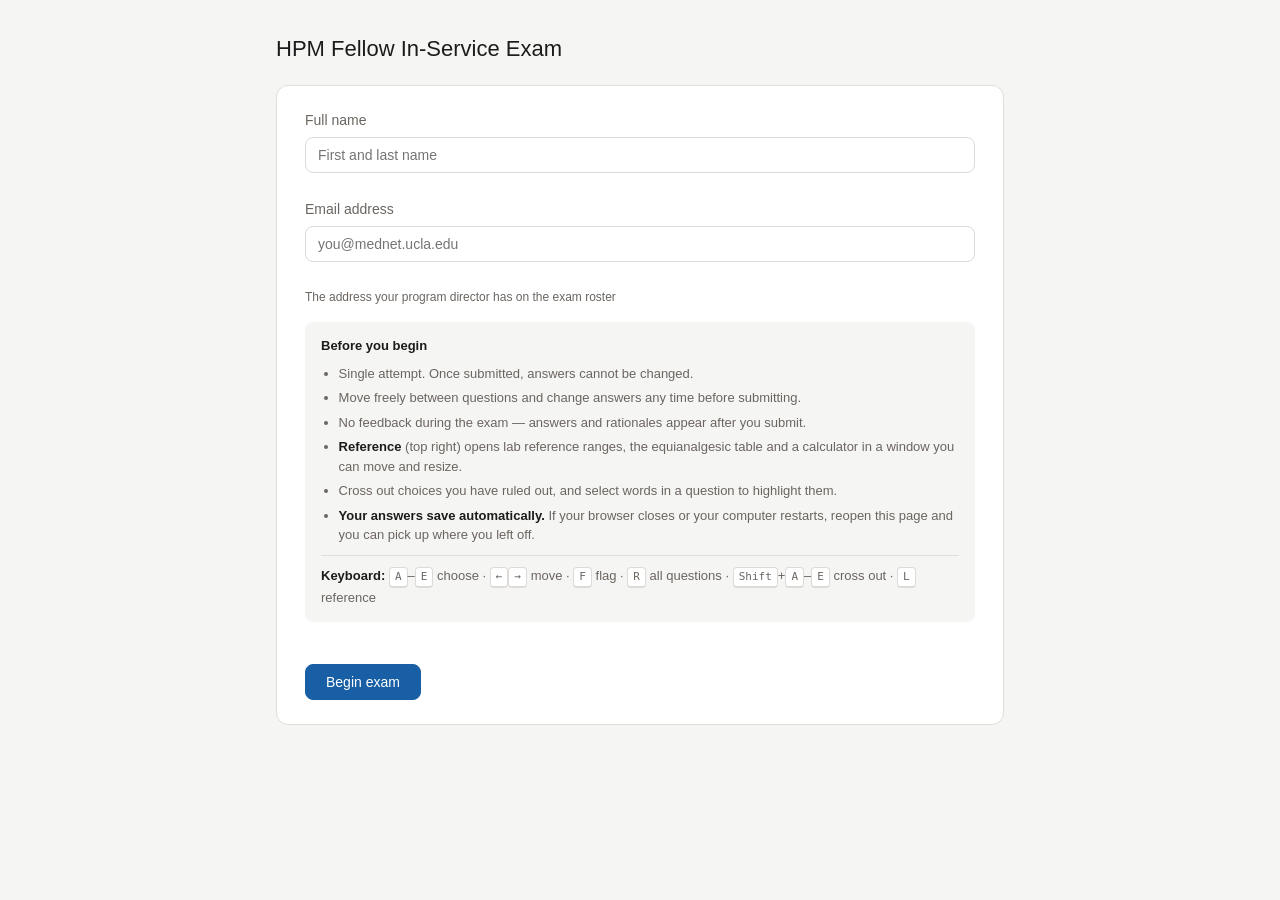
<file: index.html>
<!DOCTYPE html>
<html lang="en">
<head>
<meta charset="UTF-8">
<meta name="viewport" content="width=device-width, initial-scale=1.0">
<title>HPM Fellow In-Service Exam</title>
<!-- No external scripts, stylesheets or fonts, ever. A third-party origin
     could read answers or inject code; zero dependencies is a security
     property worth keeping deliberately. -->
<!-- ?v= is a cache buster, and it is load-bearing. Browsers hold on to CSS
     and JS aggressively; without it a reload can silently run an old
     stylesheet against new markup, which is exactly what happened while
     building the sticky footer. Bump this date-stamp on EVERY css/ or js/
     change — every css/ and js/ reference below must match. -->
<link rel="stylesheet" href="css/exam.css?v=20261030a">
</head>
<body>

<!-- Screen-reader announcements (flag changes, navigator open, resume) -->
<div id="sr-live" class="sr-only" role="status" aria-live="polite"></div>

<div id="mock-banner" class="banner hidden">
  Local development build — grading in-browser from <code>dev/</code> fixtures. Not the live exam.
</div>

<!-- ══ START ══════════════════════════════════════════════════════════ -->
<div id="start-screen" class="container">
  <h1>HPM Fellow In-Service Exam</h1>

  <div id="resume-banner" class="notice hidden">
    <p id="resume-text"></p>
    <div class="notice-actions">
      <button class="btn primary" id="resume-go">Resume exam</button>
      <button class="btn" id="resume-discard">Start over</button>
    </div>
  </div>

  <div id="small-screen-warning" class="notice warn hidden">
    <p><strong>A laptop or desktop is strongly recommended.</strong>
       This exam has long clinical scenarios with five options each and takes
       90–120 minutes. You may continue on this device, but it will be harder to read.</p>
  </div>

  <div class="card">
    <label class="field-label" for="fellow-name">Full name</label>
    <input class="text-input" type="text" id="fellow-name" autocomplete="name"
           placeholder="First and last name" aria-describedby="name-error"/>
    <div class="field-error" id="name-error" role="alert"></div>

    <label class="field-label" for="fellow-email">Email address</label>
    <input class="text-input" type="email" id="fellow-email" autocomplete="email"
           placeholder="you@mednet.ucla.edu" aria-describedby="email-error email-hint"
           onblur="validateEmail()" oninput="clearEmailError()"/>
    <div class="field-error" id="email-error" role="alert"></div>
    <div class="field-hint" id="email-hint">The address your program director has on the exam roster</div>

    <!-- Shown only when the address ends in #tester. See TESTER_MODE in exam.js. -->
    <div id="tester-field" class="hidden">
      <label class="field-label" for="tester-code">Tester code</label>
      <input class="text-input" type="password" id="tester-code" autocomplete="off"
             placeholder="Code from George" spellcheck="false"/>
      <div class="field-hint">Test runs can use any email and are never counted as a fellow's result.</div>
    </div>

    <div class="briefing">
      <p><strong>Before you begin</strong></p>
      <ul>
        <li>Single attempt. Once submitted, answers cannot be changed.</li>
        <li>Move freely between questions and change answers any time before submitting.</li>
        <li>No feedback during the exam — answers and rationales appear after you submit.</li>
        <li><strong>Reference</strong> (top right) opens lab reference ranges, the
            equianalgesic table and a calculator in a window you can move and resize.</li>
        <li>Cross out choices you have ruled out, and select words in a question to highlight them.</li>
        <li><strong>Your answers save automatically.</strong> If your browser closes or your
            computer restarts, reopen this page and you can pick up where you left off.</li>
      </ul>
      <p class="kbd-help"><strong>Keyboard:</strong>
        <kbd>A</kbd>–<kbd>E</kbd> choose · <kbd>←</kbd><kbd>→</kbd> move ·
        <kbd>F</kbd> flag · <kbd>R</kbd> all questions ·
        <kbd>Shift</kbd>+<kbd>A</kbd>–<kbd>E</kbd> cross out · <kbd>L</kbd> reference</p>
    </div>

    <div class="field-error" id="start-error" role="alert"></div>
    <button class="btn primary" id="btn-begin" onclick="startExam()">Begin exam</button>
  </div>
</div>

<!-- ══ EXAM ═══════════════════════════════════════════════════════════ -->
<div id="exam-screen" class="hidden">
  <header class="exam-header">
    <div class="container exam-header-inner">
      <div class="hdr-left">
        <span id="hdr-position" class="hdr-position"></span>
        <span id="hdr-stats" class="hdr-stats"></span>
        <span id="hdr-test" class="hdr-test hidden">Test run — not counted</span>
      </div>
      <div class="hdr-right">
        <span id="hdr-save" class="hdr-save"></span>
        <span id="hdr-clock" class="hdr-clock" title="Time elapsed"></span>
        <span class="txt-size" role="group" aria-label="Question text size">
          <button class="btn small" id="txt-down" onclick="textSize.change(-1)" aria-label="Smaller text" title="Smaller text">A−</button>
          <button class="btn small" id="txt-up" onclick="textSize.change(1)" aria-label="Larger text" title="Larger text">A+</button>
        </span>
        <button class="btn small" onclick="refWindow.toggle()"
                title="Lab values, equianalgesic table and calculator (L)">
          <span aria-hidden="true">⚗</span> Reference
        </button>
        <button class="btn small" onclick="openNavigator()" title="All questions (R)">
          <span aria-hidden="true">▦</span> All questions
        </button>
      </div>
    </div>
    <div class="progress-wrap" id="progress-wrap" role="progressbar"
         aria-label="Questions answered" aria-valuemin="0">
      <div class="progress-fill" id="progress-fill" style="width:0%"></div>
    </div>
  </header>

  <main class="container" id="q-container"></main>

  <div class="container nav-row">
    <button class="btn" id="btn-prev" onclick="prevQ()">← Previous</button>
    <button class="btn primary" id="btn-next" onclick="nextQ()">Next →</button>
    <button class="btn primary hidden" id="btn-finish" onclick="attemptFinish()">Finish and submit</button>
  </div>
</div>

<!-- ══ RESULTS ════════════════════════════════════════════════════════ -->
<div id="results-screen" class="container hidden">
  <h1>In-Service Exam — Results</h1>
  <div id="submit-status" class="submit-status"></div>

  <div id="failed-actions" class="notice warn hidden">
    <div class="notice-actions">
      <button class="btn primary" id="download-attempt">Download my answers</button>
      <button class="btn" id="retry-submit">Try sending again</button>
    </div>
  </div>

  <div id="results-body" class="hidden">
    <section class="score-card">
      <div class="fellow-line" id="fellow-display"></div>
      <div class="score-big" id="final-score"></div>
      <div class="score-label" id="final-label"></div>
      <div class="domain-breakdown" id="domain-breakdown"></div>
    </section>

    <section class="card no-print">
      <div class="summary-header">
        <h2 class="card-title">Question summary</h2>
        <button class="btn small" id="results-nav-btn"><span aria-hidden="true">▦</span> Browse all</button>
      </div>
      <div class="chips" id="review-filters"></div>
      <div class="summary-grid nav-cells" id="summary-grid"></div>
      <div class="legend">
        <span><span class="swatch is-correct" aria-hidden="true">✓</span> Correct</span>
        <span><span class="swatch is-incorrect" aria-hidden="true">✗</span> Incorrect</span>
        <span><span class="swatch is-blank" aria-hidden="true">–</span> Not answered</span>
        <span><span class="swatch is-flagged" aria-hidden="true">⚑</span> Flagged</span>
      </div>
      <p class="hint">Select any question to see the correct answer and rationale.</p>
    </section>

    <section id="review-panel" class="card review-panel hidden no-print">
      <div class="review-top">
        <span class="review-counter" id="review-counter"></span>
        <span class="review-top-actions">
          <button class="btn small" id="review-ref-btn"><span aria-hidden="true">⚗</span> Reference</button>
          <button class="btn small" onclick="closeReview()">Close</button>
        </span>
      </div>
      <div id="review-body"></div>
      <div class="nav-row">
        <button class="btn" id="rev-prev" onclick="revPrev()">← Previous</button>
        <button class="btn" id="rev-next-wrong">Next incorrect →</button>
        <button class="btn" id="rev-next" onclick="revNext()">Next →</button>
      </div>
    </section>

    <div class="nav-row no-print">
      <button class="btn primary" id="save-review-btn">Save full review (PDF)</button>
      <button class="btn" onclick="window.print()">Print score report</button>
    </div>
    <p class="hint no-print"><strong>Save your full review before you close this page</strong> —
       it cannot be reopened later. The score report is a one-page summary without the questions.</p>
  </div>
</div>

<!-- Filled only while printing the full review; see printFullReview(). -->
<div id="print-review" class="print-review" aria-hidden="true"></div>

<!-- ══ NAVIGATOR OVERLAY ══════════════════════════════════════════════ -->
<div id="nav-overlay" class="overlay hidden">
  <div class="nav-panel" role="dialog" aria-modal="true" aria-labelledby="nav-title">
    <div class="nav-panel-head">
      <h2 id="nav-title">Question navigator</h2>
      <button class="icon-btn" id="nav-close" aria-label="Close navigator">✕</button>
    </div>
    <p class="nav-counts" id="nav-counts"></p>
    <div class="chips" id="nav-filters"></div>
    <div class="nav-panel-body" id="nav-body"></div>
    <div class="legend">
      <span><span class="swatch is-answered" aria-hidden="true">●</span> Answered</span>
      <span><span class="swatch is-blank" aria-hidden="true"></span> Not answered</span>
      <span><span class="swatch is-flagged" aria-hidden="true">⚑</span> Flagged</span>
    </div>
  </div>
</div>

<!-- ══ REFERENCE WINDOW ═════════════════════════════════════════════
     Non-modal on purpose: the question stays readable and clickable. -->
<div id="ref-window" class="ref-window hidden" role="dialog" aria-modal="false" aria-labelledby="ref-title">
  <div class="ref-titlebar" id="ref-titlebar">
    <h2 id="ref-title">Reference</h2>
    <button class="icon-btn" id="ref-close" aria-label="Close reference window" title="Close (Esc)">✕</button>
  </div>
  <div class="ref-tabs" id="ref-tabs" role="tablist" aria-label="Reference material">
    <button role="tab" id="ref-tab-labs" data-tab="labs" aria-controls="ref-panel-labs" aria-selected="false">Lab values</button>
    <button role="tab" id="ref-tab-equi" data-tab="equi" aria-controls="ref-panel-equi" aria-selected="false">Equianalgesic</button>
    <button role="tab" id="ref-tab-calc" data-tab="calc" aria-controls="ref-panel-calc" aria-selected="false">Calculator</button>
  </div>
  <div class="ref-body">
    <div role="tabpanel" id="ref-panel-labs" aria-labelledby="ref-tab-labs" class="hidden">
      <div class="ref-search">
        <input type="search" id="ref-lab-search" class="text-input" placeholder="Search tests (e.g. sodium, PaCO2, BNP)"
               aria-label="Search lab tests" autocomplete="off" spellcheck="false">
        <span class="ref-count" id="ref-lab-count" aria-live="polite"></span>
      </div>
      <table class="ref-table ref-labs" id="ref-lab-table"></table>
      <p class="ref-source" id="ref-lab-source"></p>
    </div>
    <div role="tabpanel" id="ref-panel-equi" aria-labelledby="ref-tab-equi" class="hidden"></div>
    <div role="tabpanel" id="ref-panel-calc" aria-labelledby="ref-tab-calc" class="hidden"></div>
  </div>
</div>

<!-- Floating "Highlight" / "Remove highlight" button; see js/highlight.js -->
<div id="hl-pop" class="hl-pop hidden"><button class="btn small primary" id="hl-pop-btn">Highlight</button></div>

<!-- ══ MODAL ══════════════════════════════════════════════════════════ -->
<div id="modal-overlay" class="overlay hidden">
  <div class="modal" role="dialog" aria-modal="true" aria-labelledby="modal-title">
    <h2 id="modal-title"></h2>
    <div id="modal-body"></div>
    <div class="modal-btns" id="modal-btns"></div>
  </div>
</div>

<script src="js/config.js?v=20261030a"></script>
<script src="js/reference-data.js?v=20261030a"></script>
<script src="js/api.js?v=20261030a"></script>
<script src="js/ui.js?v=20261030a"></script>
<script src="js/state.js?v=20261030a"></script>
<script src="js/navigator.js?v=20261030a"></script>
<script src="js/highlight.js?v=20261030a"></script>
<script src="js/refwindow.js?v=20261030a"></script>
<script src="js/exam.js?v=20261030a"></script>
<script src="js/review.js?v=20261030a"></script>
</body>
</html>
</file>
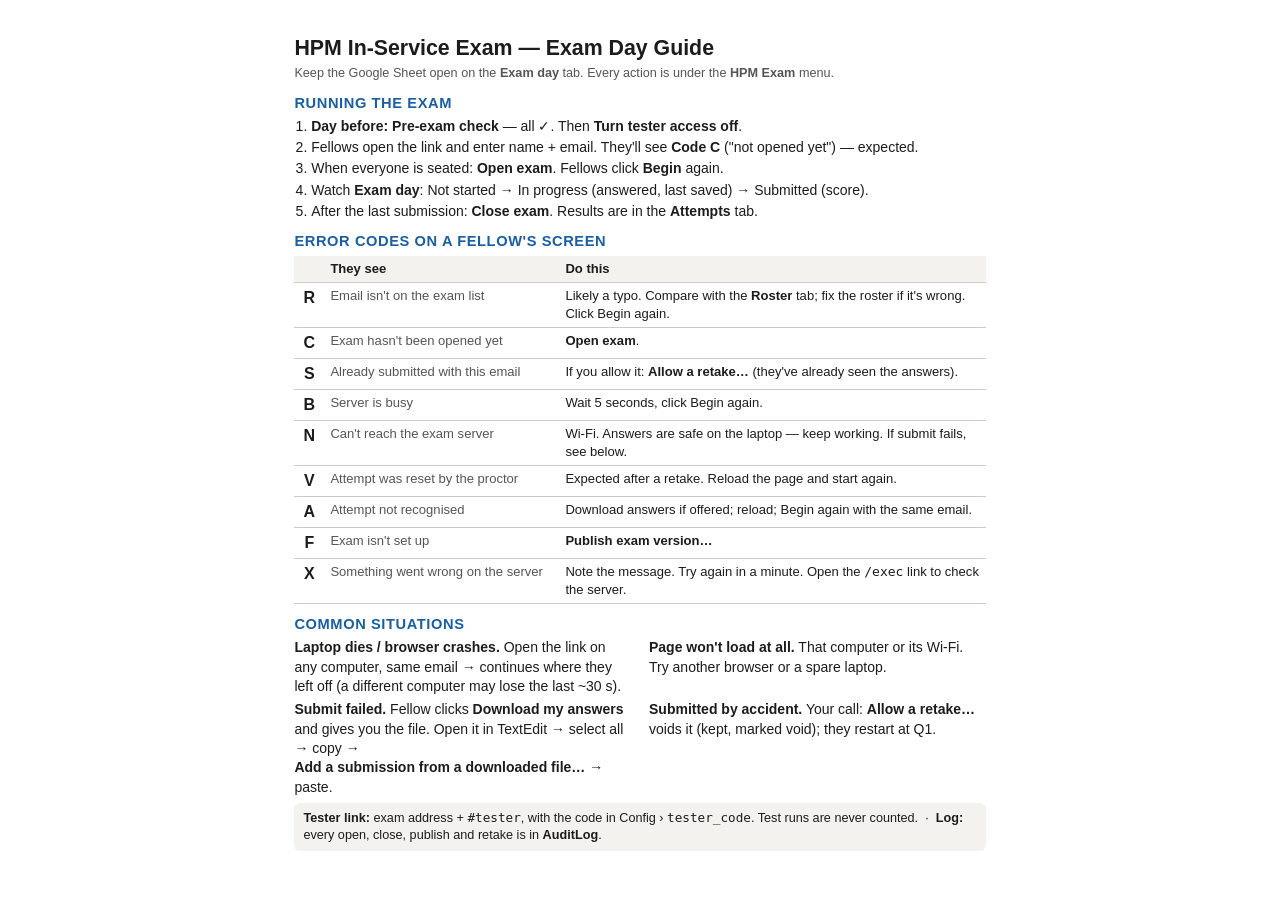
<file: docs/exam-day-guide.html>
<!DOCTYPE html>
<html lang="en">
<head>
<meta charset="UTF-8">
<title>Exam Day Guide</title>
<!-- One-page desk reference for the proctor. Open in a browser and print
     (it is laid out for a single US Letter page). Full detail: RUNBOOK.md. -->
<style>
  :root { --ink:#1c1c1c; --ink-2:#555; --line:#cfcac4; --accent:#185fa5; --bg:#fff; --soft:#f3f2ef; }
  * { box-sizing: border-box; margin: 0; padding: 0; }
  body { font-family: -apple-system, BlinkMacSystemFont, "Segoe UI", Helvetica, Arial, sans-serif;
         color: var(--ink); background: var(--bg); font-size: 10.5pt; line-height: 1.38;
         max-width: 7.6in; margin: 0 auto; padding: 0.35in 0.2in; }
  h1 { font-size: 16pt; font-weight: 650; }
  .sub { color: var(--ink-2); font-size: 9.5pt; margin: 2px 0 10px; }
  h2 { font-size: 11pt; font-weight: 650; color: var(--accent); margin: 10px 0 4px;
       text-transform: uppercase; letter-spacing: .04em; }
  ol, ul { padding-left: 1.2em; }
  li { margin: 2px 0; }
  table { width: 100%; border-collapse: collapse; font-size: 9.8pt; }
  th, td { text-align: left; vertical-align: top; padding: 4px 6px; border-bottom: 1px solid var(--line); }
  th { font-weight: 600; background: var(--soft); }
  td.code { font-weight: 700; font-size: 12pt; width: 30px; text-align: center; }
  td.msg { width: 34%; color: var(--ink-2); }
  .menu { font-weight: 600; white-space: nowrap; }
  .grid { display: grid; grid-template-columns: 1fr 1fr; gap: 4px 18px; }
  .box { background: var(--soft); border-radius: 6px; padding: 6px 9px; margin-top: 6px; font-size: 9.5pt; }
  @media print { body { padding: 0; } @page { size: letter; margin: 0.45in; } }
</style>
</head>
<body>

<h1>HPM In-Service Exam — Exam Day Guide</h1>
<p class="sub">Keep the Google Sheet open on the <b>Exam day</b> tab. Every action is under the <b>HPM Exam</b> menu.</p>

<h2>Running the exam</h2>
<ol>
  <li><b>Day before:</b> <span class="menu">Pre-exam check</span> — all ✓. Then <span class="menu">Turn tester access off</span>.</li>
  <li>Fellows open the link and enter name + email. They'll see <b>Code C</b> ("not opened yet") — expected.</li>
  <li>When everyone is seated: <span class="menu">Open exam</span>. Fellows click <b>Begin</b> again.</li>
  <li>Watch <b>Exam day</b>: Not started → In progress (answered, last saved) → Submitted (score).</li>
  <li>After the last submission: <span class="menu">Close exam</span>. Results are in the <b>Attempts</b> tab.</li>
</ol>

<h2>Error codes on a fellow's screen</h2>
<table>
  <tr><th></th><th>They see</th><th>Do this</th></tr>
  <tr><td class="code">R</td><td class="msg">Email isn't on the exam list</td><td>Likely a typo. Compare with the <b>Roster</b> tab; fix the roster if it's wrong. Click Begin again.</td></tr>
  <tr><td class="code">C</td><td class="msg">Exam hasn't been opened yet</td><td><span class="menu">Open exam</span>.</td></tr>
  <tr><td class="code">S</td><td class="msg">Already submitted with this email</td><td>If you allow it: <span class="menu">Allow a retake…</span> (they've already seen the answers).</td></tr>
  <tr><td class="code">B</td><td class="msg">Server is busy</td><td>Wait 5 seconds, click Begin again.</td></tr>
  <tr><td class="code">N</td><td class="msg">Can't reach the exam server</td><td>Wi-Fi. Answers are safe on the laptop — keep working. If submit fails, see below.</td></tr>
  <tr><td class="code">V</td><td class="msg">Attempt was reset by the proctor</td><td>Expected after a retake. Reload the page and start again.</td></tr>
  <tr><td class="code">A</td><td class="msg">Attempt not recognised</td><td>Download answers if offered; reload; Begin again with the same email.</td></tr>
  <tr><td class="code">F</td><td class="msg">Exam isn't set up</td><td><span class="menu">Publish exam version…</span></td></tr>
  <tr><td class="code">X</td><td class="msg">Something went wrong on the server</td><td>Note the message. Try again in a minute. Open the <code>/exec</code> link to check the server.</td></tr>
</table>

<h2>Common situations</h2>
<div class="grid">
  <div><b>Laptop dies / browser crashes.</b> Open the link on any computer, same email → continues where they left off (a different computer may lose the last ~30 s).</div>
  <div><b>Page won't load at all.</b> That computer or its Wi-Fi. Try another browser or a spare laptop.</div>
  <div><b>Submit failed.</b> Fellow clicks <b>Download my answers</b> and gives you the file. Open it in TextEdit → select all → copy → <span class="menu">Add a submission from a downloaded file…</span> → paste.</div>
  <div><b>Submitted by accident.</b> Your call: <span class="menu">Allow a retake…</span> voids it (kept, marked void); they restart at Q1.</div>
</div>

<div class="box"><b>Tester link:</b> exam address + <code>#tester</code>, with the code in Config › <code>tester_code</code>. Test runs are never counted. &nbsp;·&nbsp; <b>Log:</b> every open, close, publish and retake is in <b>AuditLog</b>.</div>

</body>
</html>
</file>
<file: css/exam.css>
/* ===========================================================================
   HPM In-Service Exam
   Palette and type carried over from the pilot. No external fonts.
   =========================================================================== */

:root{
  --bg:#F5F5F3; --surface:#fff; --line:#E0DEDA; --line-2:#DEDAD7;
  --ink:#1C1C1C; --ink-2:#6B6560; --ink-3:#6E6862;
  --blue:#185FA5; --blue-dk:#0C447C; --blue-lt:#E6F1FB;
  --green:#0F6E56; --green-lt:#E1F5EE; --green-br:#5DCAA5;
  --red:#A32D2D; --red-lt:#FCEBEB; --red-br:#F09595;
  --amber:#965D0E; --amber-lt:#FAEEDA; --amber-br:#FAC775;
  --radius:12px;
  --q-font:17px;          /* question text; A−/A+ steps it, the column never widens */
  --hl:#FFE27A;
}
body.text-lg{--q-font:19px;}
body.text-xl{--q-font:21px;}

*,*::before,*::after{box-sizing:border-box;margin:0;padding:0;}
body{font-family:-apple-system,BlinkMacSystemFont,"Segoe UI",Helvetica,Arial,sans-serif;
  background:var(--bg);color:var(--ink);min-height:100vh;line-height:1.5;}
body.no-scroll{overflow:hidden;}
.container{max-width:760px;margin:0 auto;padding:0 1rem;}
h1{font-size:22px;font-weight:500;margin-bottom:4px;}
.subtitle{font-size:13px;color:var(--ink-2);margin-bottom:1.5rem;}
.hidden{display:none!important;}
.sr-only{position:absolute;width:1px;height:1px;padding:0;margin:-1px;overflow:hidden;
  clip:rect(0 0 0 0);white-space:nowrap;border:0;}

#start-screen,#results-screen{padding:2rem 1rem;}
#start-screen h1{margin-bottom:1.25rem;}

/* ── Buttons ─────────────────────────────────────────────────────────── */
.btn{padding:9px 20px;font-size:14px;font-family:inherit;border-radius:8px;
  border:1px solid var(--line-2);background:var(--surface);color:var(--ink);
  cursor:pointer;transition:background .15s,border-color .15s;}
.btn:hover:not(:disabled){background:#F0EFEB;}
.btn.primary{background:var(--blue);color:#fff;border-color:var(--blue);}
.btn.primary:hover:not(:disabled){background:var(--blue-dk);}
.btn.danger{background:var(--red);color:#fff;border-color:var(--red);}
.btn.danger:hover:not(:disabled){background:#791F1F;}
.btn.small{padding:6px 12px;font-size:13px;}
.btn:disabled{opacity:.35;cursor:default;}
.icon-btn{background:none;border:none;font-size:18px;color:var(--ink-2);cursor:pointer;
  padding:4px 8px;border-radius:6px;line-height:1;}
.icon-btn:hover{background:#F0EFEB;color:var(--ink);}
:focus-visible{outline:3px solid rgba(24,95,165,.45);outline-offset:2px;}

/* ── Cards, notices ──────────────────────────────────────────────────── */
.card{background:var(--surface);border:1px solid var(--line);border-radius:var(--radius);
  padding:1.5rem 1.75rem;margin-bottom:1rem;}
.card-title{font-size:15px;font-weight:500;}
.banner{background:var(--amber-lt);color:#633806;font-size:13px;padding:8px 16px;text-align:center;}
.banner code{font-family:ui-monospace,Menlo,monospace;}
.notice{background:var(--blue-lt);border:1px solid #BBD8F2;border-radius:var(--radius);
  padding:1rem 1.25rem;margin-bottom:1rem;font-size:14px;}
.notice.warn{background:var(--amber-lt);border-color:var(--amber-br);}
.notice-actions{display:flex;gap:8px;flex-wrap:wrap;margin-top:12px;}
.hint{font-size:12px;color:var(--ink-2);margin-top:10px;}

/* ── Start form ──────────────────────────────────────────────────────── */
.field-label{display:block;font-size:14px;color:var(--ink-2);margin-bottom:6px;}
.text-input{width:100%;padding:9px 12px;font-size:14px;font-family:inherit;
  border:1px solid var(--line-2);border-radius:8px;background:var(--surface);color:var(--ink);}
.text-input:focus{border-color:var(--blue);outline:none;box-shadow:0 0 0 3px rgba(24,95,165,.12);}
.text-input.error{border-color:var(--red);box-shadow:0 0 0 3px rgba(163,45,45,.12);}
.field-error{font-size:12px;color:var(--red);min-height:16px;margin:4px 0 6px;}
.field-hint{font-size:12px;color:var(--ink-2);margin-bottom:1rem;}
.briefing{background:var(--bg);border-radius:8px;padding:14px 16px;margin-bottom:1.25rem;
  font-size:13px;color:var(--ink-2);}
.briefing ul{margin:8px 0 0 1.1rem;}
.briefing li{margin-bottom:5px;}
.briefing strong{color:var(--ink);}
.kbd-help{margin-top:10px;padding-top:10px;border-top:1px solid var(--line);}
kbd{display:inline-block;padding:1px 5px;border:1px solid var(--line-2);border-bottom-width:2px;
  border-radius:4px;background:var(--surface);font-family:ui-monospace,Menlo,monospace;font-size:11px;}

/* ── Exam header ─────────────────────────────────────────────────────── */
.exam-header{position:sticky;top:0;z-index:20;background:rgba(245,245,243,.96);
  backdrop-filter:blur(8px);border-bottom:1px solid var(--line);}
.exam-header-inner{display:flex;justify-content:space-between;align-items:center;
  gap:12px;padding-top:12px;padding-bottom:10px;flex-wrap:wrap;}
.hdr-left{display:flex;flex-direction:column;gap:1px;}
.hdr-position{font-size:15px;font-weight:500;}
.hdr-stats{font-size:12px;color:var(--ink-2);}
.hdr-test{font-size:11px;font-weight:600;color:#633806;background:var(--amber-lt);
  border:1px solid var(--amber-br);border-radius:99px;padding:1px 8px;align-self:flex-start;margin-top:2px;}
.hdr-right{display:flex;align-items:center;gap:10px;}
.hdr-clock{font-size:13px;color:var(--ink-2);font-variant-numeric:tabular-nums;}
.hdr-save{font-size:12px;display:inline-flex;align-items:center;gap:4px;}
.hdr-save.ok{color:var(--green);}
.hdr-save.ok::before{content:"✓";}
.hdr-save.warn{color:var(--amber);}
.hdr-save.warn::before{content:"☁";}
.progress-wrap{background:#E5E4E0;height:3px;overflow:hidden;}
.progress-fill{height:3px;background:var(--blue);transition:width .3s;}

#exam-screen main{padding-top:1.25rem;}

/* ── Question ────────────────────────────────────────────────────────── */
.q-head{display:flex;justify-content:space-between;align-items:center;gap:10px;
  margin-bottom:10px;flex-wrap:wrap;}
.q-heading{position:absolute;width:1px;height:1px;overflow:hidden;clip:rect(0 0 0 0);
  white-space:nowrap;}
.q-counter{font-size:12px;font-weight:500;color:var(--ink-2);text-transform:uppercase;
  letter-spacing:.05em;}
.q-stem{font-size:var(--q-font);line-height:1.65;margin-bottom:18px;}
.flag-btn{font-size:12px;color:var(--amber);background:none;border:1px solid transparent;
  border-radius:6px;padding:4px 8px;cursor:pointer;font-family:inherit;display:inline-flex;gap:5px;}
.flag-btn:hover{background:var(--amber-lt);}
.flag-btn.on{background:var(--amber-lt);border-color:var(--amber-br);font-weight:500;}

.choices{display:flex;flex-direction:column;gap:7px;}
.choice{display:flex;align-items:flex-start;gap:12px;padding:12px 14px;
  background:var(--bg);border:1.5px solid var(--line-2);border-radius:8px;
  font-size:calc(var(--q-font) - 1px);line-height:1.55;cursor:pointer;transition:border-color .12s,background .12s;}
.choice:hover:not(.selected):not(.review){border-color:#B0ACA8;background:var(--surface);}
.choice-letter{font-weight:600;min-width:20px;color:var(--ink-2);flex-shrink:0;}
.choice-text{flex:1;}
.choice.selected{border-width:2.5px;border-color:var(--blue);background:var(--blue-lt);
  box-shadow:0 0 0 3px rgba(24,95,165,.12);}
.choice.selected .choice-letter{color:var(--blue);}
.choice.review{cursor:default;}
.choice.correct{border:2px solid var(--green);background:var(--green-lt);}
.choice.correct .choice-letter{color:var(--green);}
.choice.incorrect{border:2px solid var(--red);background:var(--red-lt);}
.choice.incorrect .choice-letter{color:var(--red);}
.result-icon{margin-left:auto;padding-left:8px;font-size:16px;flex-shrink:0;white-space:nowrap;}
.result-note{font-size:12px;font-weight:500;}

/* ── Strike-out: line-through + dashed border + ✕, never color alone ── */
.choice-row{display:flex;gap:6px;align-items:stretch;}
.choice-row .choice{flex:1;min-width:0;}
.strike-btn{flex-shrink:0;width:34px;border-radius:8px;border:1.5px solid transparent;
  background:none;color:var(--ink-3);font-size:14px;cursor:pointer;opacity:.55;font-family:inherit;}
.choice-row:hover .strike-btn,.strike-btn:focus-visible{opacity:1;border-color:var(--line-2);}
.strike-btn:hover:not(:disabled){background:#F0EFEB;color:var(--ink);}
.strike-btn.on{opacity:1;background:var(--ink-2);border-color:var(--ink-2);color:#fff;}
.strike-btn.on:hover{background:var(--ink);}
.strike-btn:disabled{opacity:0;cursor:default;}
.choice.struck{background:var(--surface);border-style:dashed;}
.choice.struck .choice-text{text-decoration:line-through;text-decoration-thickness:1.5px;color:var(--ink-3);}
.choice.struck .choice-letter{color:var(--ink-3);text-decoration:line-through;}

/* ── Highlighter ─────────────────────────────────────────────────────── */
mark.hl{background:var(--hl);color:inherit;border-radius:2px;padding:0 1px;cursor:pointer;
  box-shadow:0 1px 0 #C9A600;}
.hl-pop{position:fixed;z-index:60;box-shadow:0 4px 14px rgba(0,0,0,.18);border-radius:8px;}
.link-btn{background:none;border:none;color:var(--blue);font:inherit;font-size:12px;cursor:pointer;
  text-decoration:underline;padding:2px 4px;margin-left:auto;}
.link-btn + .flag-btn{margin-left:0;}

/* ── Text size ───────────────────────────────────────────────────────── */
.txt-size{display:inline-flex;}
.txt-size .btn{padding:6px 9px;}
.txt-size .btn:first-child{border-radius:8px 0 0 8px;}
.txt-size .btn:last-child{border-radius:0 8px 8px 0;border-left:none;}

/* ── Reference window (floating, non-modal) ──────────────────────────── */
.ref-window{position:fixed;z-index:50;display:flex;flex-direction:column;
  background:var(--surface);border:1px solid #CFCBC6;border-radius:var(--radius);
  box-shadow:0 12px 40px rgba(0,0,0,.22);overflow:hidden;resize:both;
  min-width:300px;min-height:240px;max-width:calc(100vw - 8px);max-height:calc(100vh - 8px);}
.ref-titlebar{display:flex;justify-content:space-between;align-items:center;gap:8px;
  padding:8px 8px 6px 14px;background:var(--bg);border-bottom:1px solid var(--line);
  cursor:move;user-select:none;touch-action:none;}
.ref-titlebar h2{font-size:14px;font-weight:600;}
.ref-tabs{display:flex;gap:2px;padding:6px 8px 0;border-bottom:1px solid var(--line);background:var(--bg);}
.ref-tabs [role=tab]{font:inherit;font-size:13px;padding:6px 12px;border:1px solid transparent;
  border-bottom:none;border-radius:8px 8px 0 0;background:none;color:var(--ink-2);cursor:pointer;
  margin-bottom:-1px;}
.ref-tabs [role=tab]:hover{color:var(--ink);}
.ref-tabs [role=tab][aria-selected=true]{background:var(--surface);border-color:var(--line);
  color:var(--ink);font-weight:600;}
.ref-body{flex:1;overflow:auto;min-height:0;}
.ref-body [role=tabpanel]{padding:10px 12px 14px;}
.ref-search{position:sticky;top:-10px;background:var(--surface);padding:10px 0 8px;margin-top:-10px;
  display:flex;align-items:center;gap:10px;z-index:1;}
.ref-search .text-input{flex:1;min-width:0;padding:7px 10px;}
.ref-count{font-size:12px;color:var(--ink-2);white-space:nowrap;font-variant-numeric:tabular-nums;}
.ref-table{width:100%;border-collapse:collapse;font-size:13px;line-height:1.45;}
.ref-table th,.ref-table td{text-align:left;vertical-align:top;padding:5px 8px;}
.ref-table th{font-weight:400;}
.ref-labs tbody{border-top:1px solid var(--line);}
.ref-labs tbody:first-child{border-top:none;}
.ref-labs tr:first-child th{font-weight:600;}
.ref-labs td{width:48%;font-variant-numeric:tabular-nums;}
.ref-labs tr.ref-subhead th{color:var(--ink-2);}
.ref-labs tr.ref-subhead:first-child th{color:var(--ink);}
.ref-empty{color:var(--ink-2);text-align:center!important;padding:2rem 0!important;}
.ref-source{font-size:11px;color:var(--ink-3);margin-top:12px;}
.ref-equi{font-size:14px;}
.ref-equi thead th{background:var(--blue);color:#fff;font-weight:600;text-align:center;}
.ref-equi td{text-align:center;}
.ref-equi th[scope=row]{font-weight:600;}
.ref-equi tbody tr{border-top:1px solid var(--line);}
.ref-equi tbody tr:nth-child(even){background:var(--bg);}

.calc{max-width:280px;margin:0 auto;outline:none;border-radius:10px;padding:4px;}
.calc:focus-visible{outline:3px solid rgba(24,95,165,.45);}
.calc-display{font-size:26px;text-align:right;padding:10px 12px;margin-bottom:8px;
  background:var(--bg);border:1px solid var(--line);border-radius:8px;min-height:54px;
  font-variant-numeric:tabular-nums;overflow-wrap:anywhere;}
.calc-keys{display:grid;grid-template-columns:repeat(4,1fr);gap:6px;}
.calc-key{font:inherit;font-size:18px;padding:10px 0;border-radius:8px;border:1px solid var(--line-2);
  background:var(--surface);cursor:pointer;}
.calc-key:hover{background:#F0EFEB;}
.calc-key.op{background:var(--blue-lt);color:var(--blue-dk);border-color:#BBD8F2;}
.calc-key.eq{grid-row:span 2;background:var(--blue);color:#fff;border-color:var(--blue);}
.calc-key.zero{grid-column:span 2;}

/* Narrow screens: a bottom sheet instead of a floating window. */
@media(max-width:819px){
  .ref-window{left:0!important;right:0;top:auto!important;bottom:0;width:100%!important;
    height:55vh!important;max-width:none;resize:none;border-radius:var(--radius) var(--radius) 0 0;}
  .ref-titlebar{cursor:default;}
}

.print-review{display:none;}

.nav-row{display:flex;justify-content:space-between;align-items:center;gap:8px;
  padding-top:1rem;padding-bottom:2.5rem;flex-wrap:wrap;}

/* Previous/Next pinned to the bottom of the window during the exam.
   Measured at 962x760: 33 of 55 questions pushed these buttons below the
   fold, so most of the exam needed a scroll just to advance. Centering
   cannot fix that (content taller than the window has no visible position)
   and widening the column would cost readability, so the bar sticks and the
   question scrolls underneath it. */
#exam-screen .nav-row{position:sticky;bottom:0;z-index:15;
  background:rgba(245,245,243,.96);backdrop-filter:blur(8px);
  border-top:1px solid var(--line);
  padding-top:12px;padding-bottom:12px;margin-top:1.25rem;}

/* ── Domain badges (derived index, never hand-authored) ──────────────── */
.domain-badge{display:inline-block;font-size:11px;font-weight:500;padding:3px 10px;border-radius:99px;}
.domain-0{background:var(--blue-lt);color:var(--blue-dk);}
.domain-1{background:var(--green-lt);color:#085041;}
.domain-2{background:var(--amber-lt);color:#633806;}
.domain-3{background:#FAECE7;color:#712B13;}
.domain-4{background:#EEEDFE;color:#3C3489;}
.domain-5{background:#FBEAF0;color:#72243E;}
.domain-6{background:#E8F0F2;color:#1F4E55;}
.domain-other{background:#EFEEEA;color:var(--ink-2);}

/* ── Overlays ────────────────────────────────────────────────────────── */
.overlay{position:fixed;inset:0;background:rgba(0,0,0,.45);z-index:100;
  display:flex;align-items:center;justify-content:center;padding:1rem;}
.modal{background:var(--surface);border-radius:var(--radius);padding:1.75rem;max-width:460px;width:100%;}
.modal h2{font-size:17px;font-weight:500;margin-bottom:10px;}
.modal p{font-size:14px;color:var(--ink-2);margin-bottom:1rem;}
.modal-list{font-family:ui-monospace,Menlo,monospace;font-size:13px;color:var(--ink);
  background:var(--bg);padding:10px 12px;border-radius:6px;line-height:1.7;}
.modal-btns{display:flex;gap:8px;justify-content:flex-end;flex-wrap:wrap;}

.nav-panel{background:var(--surface);border-radius:var(--radius);width:100%;max-width:720px;
  max-height:86vh;display:flex;flex-direction:column;padding:1.5rem;}
.nav-panel-head{display:flex;justify-content:space-between;align-items:center;margin-bottom:6px;}
.nav-panel-head h2{font-size:17px;font-weight:500;}
.nav-counts{font-size:13px;color:var(--ink-2);margin-bottom:12px;}
.nav-panel-body{overflow-y:auto;flex:1;margin:4px -4px 0;padding:0 4px;}
.nav-group{margin-bottom:18px;}
.nav-group-title{font-size:11px;font-weight:600;color:var(--ink-2);text-transform:uppercase;
  letter-spacing:.05em;margin-bottom:8px;display:flex;gap:6px;align-items:center;}
.nav-group-n{font-weight:400;color:var(--ink-3);}
.nav-empty{font-size:14px;color:var(--ink-2);text-align:center;padding:2rem 0;}

/* ── Status cells — color is NEVER the only signal ───────────────────── */
.nav-cells,.summary-grid{display:grid;grid-template-columns:repeat(auto-fill,minmax(52px,1fr));gap:7px;}
.nav-cell{position:relative;aspect-ratio:1;display:flex;flex-direction:column;
  align-items:center;justify-content:center;gap:1px;border-radius:9px;cursor:pointer;
  font-family:inherit;border:1.5px solid var(--line-2);background:var(--surface);
  transition:transform .1s,box-shadow .1s;}
.nav-cell:hover{transform:translateY(-2px);box-shadow:0 4px 10px rgba(0,0,0,.10);}
.nav-cell-n{font-size:13px;font-weight:600;color:var(--ink);line-height:1;}
.nav-cell-glyph{font-size:10px;line-height:1;color:var(--ink-2);height:11px;}
/* Flag is an OVERLAY on the base state, never a replacement for it. */
.nav-cell-flag{position:absolute;top:-5px;right:-4px;font-size:11px;color:var(--amber);
  background:var(--surface);border-radius:50%;width:15px;height:15px;line-height:15px;
  border:1px solid var(--amber-br);}
.nav-cell.is-answered{background:var(--blue-lt);border-color:var(--blue);}
.nav-cell.is-answered .nav-cell-n{color:var(--blue-dk);}
.nav-cell.is-answered .nav-cell-glyph{color:var(--blue);}
.nav-cell.is-blank{background:var(--surface);border-style:dashed;}
.nav-cell.is-blank .nav-cell-n{color:var(--ink-3);}
.nav-cell.is-correct{background:var(--green-lt);border-color:var(--green-br);}
.nav-cell.is-correct .nav-cell-n,.nav-cell.is-correct .nav-cell-glyph{color:#085041;}
.nav-cell.is-incorrect{background:var(--red-lt);border-color:var(--red-br);}
.nav-cell.is-incorrect .nav-cell-n,.nav-cell.is-incorrect .nav-cell-glyph{color:var(--red);}
.nav-cell.is-current{box-shadow:0 0 0 3px rgba(24,95,165,.35);}

/* ── Chips ───────────────────────────────────────────────────────────── */
.chips{display:flex;gap:6px;flex-wrap:wrap;margin-bottom:14px;}
.chip{font-size:13px;font-family:inherit;padding:5px 12px;border-radius:99px;
  border:1px solid var(--line-2);background:var(--surface);color:var(--ink-2);cursor:pointer;}
.chip:hover{background:#F0EFEB;}
.chip-on{background:var(--blue);border-color:var(--blue);color:#fff;}
.chip-n{opacity:.65;margin-left:2px;font-variant-numeric:tabular-nums;}

/* ── Legend ──────────────────────────────────────────────────────────── */
.legend{display:flex;gap:14px;flex-wrap:wrap;margin-top:12px;font-size:12px;color:var(--ink-2);}
.legend span{display:inline-flex;align-items:center;gap:5px;}
.swatch{width:17px;height:17px;border-radius:5px;display:inline-flex;align-items:center;
  justify-content:center;font-size:9px;border:1.5px solid var(--line-2);background:var(--surface);}
.swatch.is-answered{background:var(--blue-lt);border-color:var(--blue);color:var(--blue);}
.swatch.is-blank{border-style:dashed;}
.swatch.is-correct{background:var(--green-lt);border-color:var(--green-br);color:#085041;}
.swatch.is-incorrect{background:var(--red-lt);border-color:var(--red-br);color:var(--red);}
.swatch.is-flagged{background:var(--amber-lt);border-color:var(--amber-br);color:var(--amber);}

/* ── Results ─────────────────────────────────────────────────────────── */
.submit-status{padding:11px 15px;border-radius:8px;font-size:13px;margin-bottom:1rem;line-height:1.6;}
.submit-status.success{background:var(--green-lt);color:#085041;}
.submit-status.error{background:var(--red-lt);color:var(--red);}
.submit-status.pending{background:var(--amber-lt);color:#633806;}

.score-card{background:var(--surface);border:1px solid var(--line);border-radius:var(--radius);
  padding:2rem;margin-bottom:1rem;text-align:center;}
.fellow-line{font-size:13px;color:var(--ink-2);margin-bottom:6px;}
.score-big{font-size:54px;font-weight:500;color:var(--blue);line-height:1;}
.score-label{font-size:14px;color:var(--ink-2);margin-bottom:1.75rem;}

.domain-breakdown{text-align:left;}
.dbar-row{display:grid;grid-template-columns:minmax(120px,1.3fr) 2fr auto;gap:12px;
  align-items:center;padding:7px 0;font-size:13px;}
.dbar-label{color:var(--ink);}
.dbar-note{font-size:11px;color:var(--amber);background:var(--amber-lt);
  padding:1px 6px;border-radius:99px;margin-left:5px;white-space:nowrap;}
.dbar-track{background:#EDECE8;border-radius:99px;height:9px;overflow:hidden;}
.dbar-fill{height:9px;border-radius:99px;}
.dbar-fill.strong{background:var(--green-br);}
.dbar-fill.mid{background:var(--amber-br);}
.dbar-fill.weak{background:var(--red-br);}
.dbar-val{font-size:12px;color:var(--ink-2);font-variant-numeric:tabular-nums;white-space:nowrap;}
.dbar-pct{display:inline-block;min-width:38px;text-align:right;color:var(--ink);font-weight:500;}

.summary-header{display:flex;justify-content:space-between;align-items:center;
  margin-bottom:12px;gap:8px;flex-wrap:wrap;}
.review-panel{margin-top:1rem;}
.review-top{display:flex;justify-content:space-between;align-items:center;margin-bottom:12px;gap:8px;}
.review-top-actions{display:flex;gap:6px;}
.review-counter{font-size:12px;color:var(--ink-2);}
.review-head{display:flex;justify-content:space-between;align-items:center;
  gap:8px;margin-bottom:12px;flex-wrap:wrap;}
.verdict{font-size:14px;font-weight:600;}
.verdict.ok{color:var(--green);} .verdict.bad{color:var(--red);} .verdict.blank{color:var(--ink-2);}
.rationale{margin-top:16px;padding:16px 18px;border-left:3px solid var(--blue);
  background:var(--bg);border-radius:0 8px 8px 0;
  font-size:calc(var(--q-font) - 1px);line-height:1.65;color:var(--ink);}
.rationale-key{margin-bottom:10px;color:var(--ink);}
.rationale-distractor{margin-top:10px;padding-top:10px;border-top:1px solid var(--line);color:var(--ink);}
.rationale-ref{font-size:13px;color:var(--ink-2);margin-top:10px;font-style:italic;}

/* ── Responsive ──────────────────────────────────────────────────────── */
@media(max-width:620px){
  h1{font-size:18px;}
  .nav-cells,.summary-grid{grid-template-columns:repeat(auto-fill,minmax(44px,1fr));}
  .nav-panel{padding:1.1rem;max-height:92vh;}
  .dbar-row{grid-template-columns:1fr;gap:4px;}
  .dbar-val{text-align:left;}
  .exam-header-inner{padding-bottom:8px;}
  .hdr-right{flex-wrap:wrap;}
}

@media(prefers-reduced-motion:reduce){
  *{animation-duration:.01ms!important;transition-duration:.01ms!important;
    scroll-behavior:auto!important;}
  .nav-cell:hover{transform:none;}
}

/* ── Print ───────────────────────────────────────────────────────────────
   Default ("Print score report"): score and domains only, no questions.
   body.print-full ("Save full review"): only #print-review, every question
   with its key and rationales. Set and cleared by printFullReview(). */
@media print{
  body{background:#fff;}
  .no-print,.exam-header,.banner,.overlay,.notice,#submit-status,.ref-window,.hl-pop{display:none!important;}
  .score-card{border:none;padding:0;text-align:left;}
  .score-big{font-size:40px;}
  #results-screen{padding:0;}
  .dbar-track{border:1px solid #ccc;}
  .dbar-fill{background:#888!important;}
}

@media print{
  body.print-full > *:not(#print-review){display:none!important;}
  body.print-full .print-review{display:block;font-size:11pt;color:#000;}
  .print-review .pr-cover{margin-bottom:18pt;}
  .print-review h1{font-size:16pt;margin-bottom:4pt;}
  .print-review .pr-score{font-size:13pt;margin:6pt 0 8pt;}
  .print-review .pr-domains{border-collapse:collapse;font-size:10pt;margin-bottom:8pt;}
  .print-review .pr-domains th,.print-review .pr-domains td{text-align:left;padding:2pt 10pt 2pt 0;font-weight:400;}
  .print-review .pr-note{font-size:9pt;color:#444;font-style:italic;}
  .print-review .pr-item{padding-top:12pt;margin-top:12pt;border-top:1pt solid #999;}
  .print-review .pr-q{font-size:12pt;font-weight:600;margin-bottom:6pt;}
  .print-review .q-stem{font-size:11pt;line-height:1.5;margin-bottom:8pt;}
  .print-review .choice{font-size:10.5pt;padding:5pt 8pt;background:#fff!important;border-width:1pt;}
  .print-review .choice.correct{border:1.5pt solid #000;font-weight:600;}
  .print-review .choice.incorrect{border:1.5pt dashed #000;}
  .print-review .choices,.print-review .rationale,.print-review .review-head{break-inside:avoid;}
  .print-review .rationale{font-size:10.5pt;background:#fff;border-left:2pt solid #000;color:#000;}
  .print-review .rationale-distractor{color:#000;}
  .print-review .pr-foot{font-size:8pt;color:#666;margin-top:6pt;}
}
</file>
